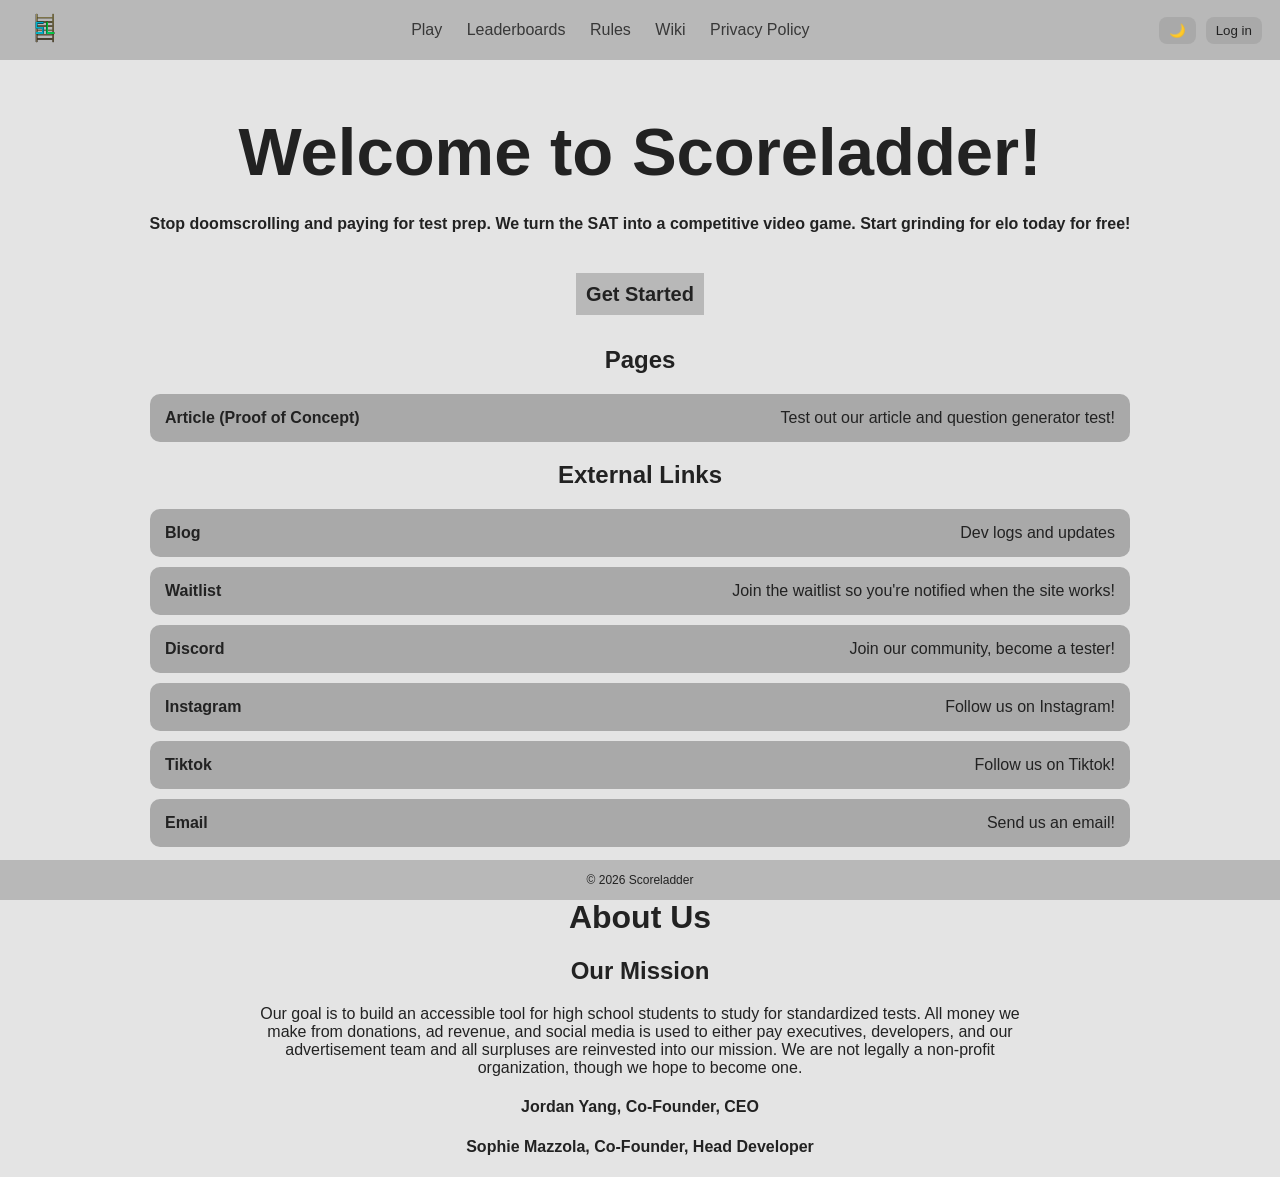
<file: index.html>
<!DOCTYPE html>
<html lang="en">

<head> 
    <meta charset="UTF-8">
    <title>Scoreladder Homepage</title>
    <meta name="viewport" content="width=device-width, initial-scale=1.0">
    <link rel="stylesheet" href="style.css">
    <link rel="stylesheet" href="global.css">
    <script async src="https://pagead2.googlesyndication.com/pagead/js/adsbygoogle.js?client=ca-pub-8954762598549498"
        crossorigin="anonymous"></script>
</head>

<body>
    <div class="center">
        <div class="regular-text bold">
            <h1 id="title">Welcome to Scoreladder!</h1>
            <p id="title-description">
                Stop doomscrolling and paying for test prep. We turn the SAT into a competitive video game. Start
                grinding for elo today for free!
            </p>
            <a href=/signup class="link">Get Started</a>
        </div>

        <div class="container">

            <div class="section">
                <h2>Pages</h2>
                <div id="pages" class="grid"></div>
            </div>
            <div class="section">
                <h2 class="regular-text">External Links</h2>
                <div id="links" class="grid"></div>
            </div>
        </div>
        <h1>About Us</h1>
        <h2>Our Mission</h2>
        <p id="about-us-description">
            Our goal is to build an accessible tool for high school students to study for standardized tests. All money
            we make from donations, ad revenue, and social media is used to either pay executives, developers, and our
            advertisement team and all surpluses are reinvested into our mission. We are not legally a non-profit
            organization, though we hope to become one.
        </p>
        <h4>Jordan Yang, Co-Founder, CEO</h4>
        <h4>Sophie Mazzola, Co-Founder, Head Developer</h4>
        <div>

        </div>
    </div>

    <script>
        /**
         * =========================
         * EASY EDIT CONFIG SECTION
         * =========================
         */

        const pages = [
            { name: "Article (Proof of Concept)", url: "/article", desc: "Test out our article and question generator test!" },
        ];
        const externalLinks = [
            { name: "Blog", url: "https://blog.scoreladder.org", desc: "Dev logs and updates" },
            { name: "Waitlist", url: "https://forms.gle/LAgDeZZH6BArEHzM9", desc: "Join the waitlist so you're notified when the site works!" },
            { name: "Discord", url: "https://discord.com/invite/Zr8s3GnHNv", desc: "Join our community, become a tester!" },
            { name: "Instagram", url: "https://www.instagram.com/scoreladder/", desc: "Follow us on Instagram!" },
            { name: "Tiktok", url: "https://www.tiktok.com/@scoreladder", desc: "Follow us on Tiktok!" },
            { name: "Email", url: "mailto:dev@scoreladder.org", desc: "Send us an email!" }
        ];

        /**
         * =========================
         * RENDER FUNCTION
         * =========================
         */

        function render(list, elementId) {
            const container = document.getElementById(elementId);

            list.forEach(item => {
                const a = document.createElement("a");
                a.className = "card";
                a.href = item.url;

                a.innerHTML = `
                    <div class="bold" id="directory-names"><strong>${item.name}</strong></div>
                    <div class="tag" id="directory-descriptions">${item.desc || ""}</div>
                `;

                container.appendChild(a);
            });
        }

        render(pages, "pages");
        render(externalLinks, "links");
    </script>

    <div id="header"></div>
    <div id="footer"></div>
    <script src="components/layout.js" defer></script>
</body>

</html>
</file>
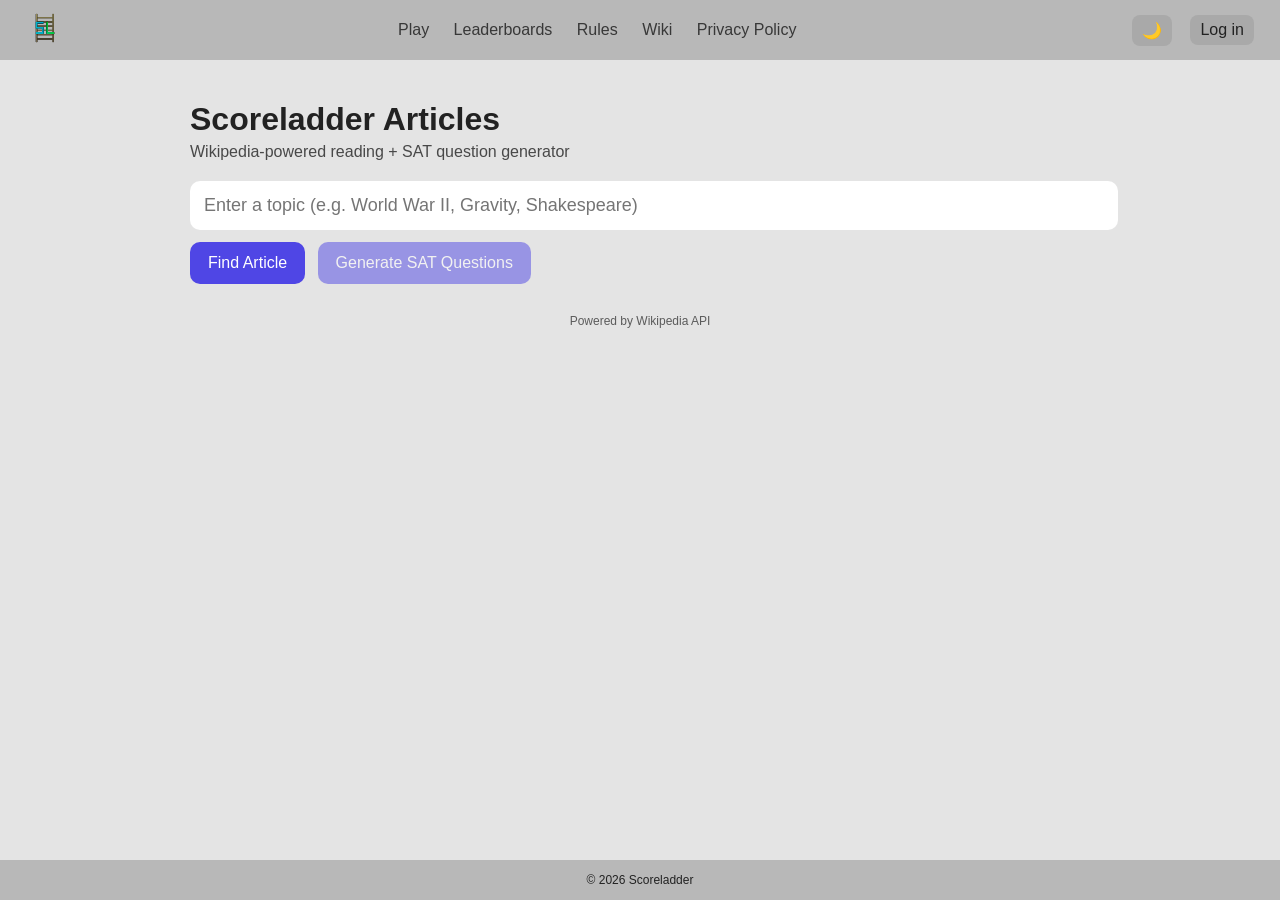
<file: article/index.html>
<!DOCTYPE html>
<html lang="en">
<head>
<meta charset="UTF-8" />
<meta name="viewport" content="width=device-width, initial-scale=1.0">
<title>Scoreladder Articles</title>

<link rel="stylesheet" href="../global.css">
<style>
    :root {
    --base-color: #e4e4e4;
    --primary-color: #b8b8b8;
    --secondary-color: #a9a9a9;
    --text-color: #222222;
}
.darkmode {
    --base-color: #303030;
    --primary-color: #3b3b3b;
    --secondary-color: #5a5a5a;
    --text-color: #e4e4e4;
}

body {
    margin: 0;
    font-family: sans-serif;
    background: var(--base-color);
    color: var(--text-color);
}

.container {
    max-width: 900px;
    margin: auto;
    padding: 20px;
}

h1 {
    margin-bottom: 5px;
}

.subtitle {
    margin-bottom: 20px;
    opacity: 0.8;
}

/* INPUT */
input {
    width: 100%;
    padding: 14px;
    font-size: 18px;
    border-radius: 10px;
    border: none;
    margin-bottom: 12px;
}

/* BUTTONS */
button {
    padding: 12px 18px;
    font-size: 16px;
    border: none;
    border-radius: 10px;
    cursor: pointer;
    background: #4f46e5;
    color: white;
    margin-right: 8px;
}

button:hover {
    background: #6366f1;
}

button:disabled {
    opacity: 0.5;
    cursor: not-allowed;
}

/* CARD */
.card {
    margin-top: 20px;
    padding: 20px;
    background: var(--secondary-color);
    border-radius: 12px;
}

.title {
    font-size: 24px;
    margin-bottom: 10px;
}

.meta {
    font-size: 14px;
    opacity: 0.9;
    margin-bottom: 10px;
}

.abstract {
    line-height: 1.6;
    white-space: pre-wrap;
}

/* QUESTIONS */
.choice {
    margin-top: 8px;
    padding: 10px;
    border-radius: 8px;
    background: var(--secondary-color, 0.1);
}

.answer {
    margin-top: 10px;
    color: #8ab4ff;
}

/* FOOTER */
.footer {
    margin-top: 30px;
    font-size: 12px;
    opacity: 0.7;
    text-align: center;
}
</style>
</head>

<body class="darkmode">

<div class="container">

<h1>Scoreladder Articles</h1>

<div class="subtitle">
    Wikipedia-powered reading + SAT question generator
</div>

<input id="topicInput" placeholder="Enter a topic (e.g. World War II, Gravity, Shakespeare)" />

<div>
    <button id="searchBtn">Find Article</button>
    <button id="aiBtn" disabled>Generate SAT Questions</button>
</div>

<div id="result"></div>
<div id="questions"></div>

<div class="footer">
    Powered by Wikipedia API
</div>

</div>

<script src="script.js"></script>
<script src="../components/layout.js" defer></script>

<div id="header"></div>
<div id="footer"></div>
</body>
</html>
</file>
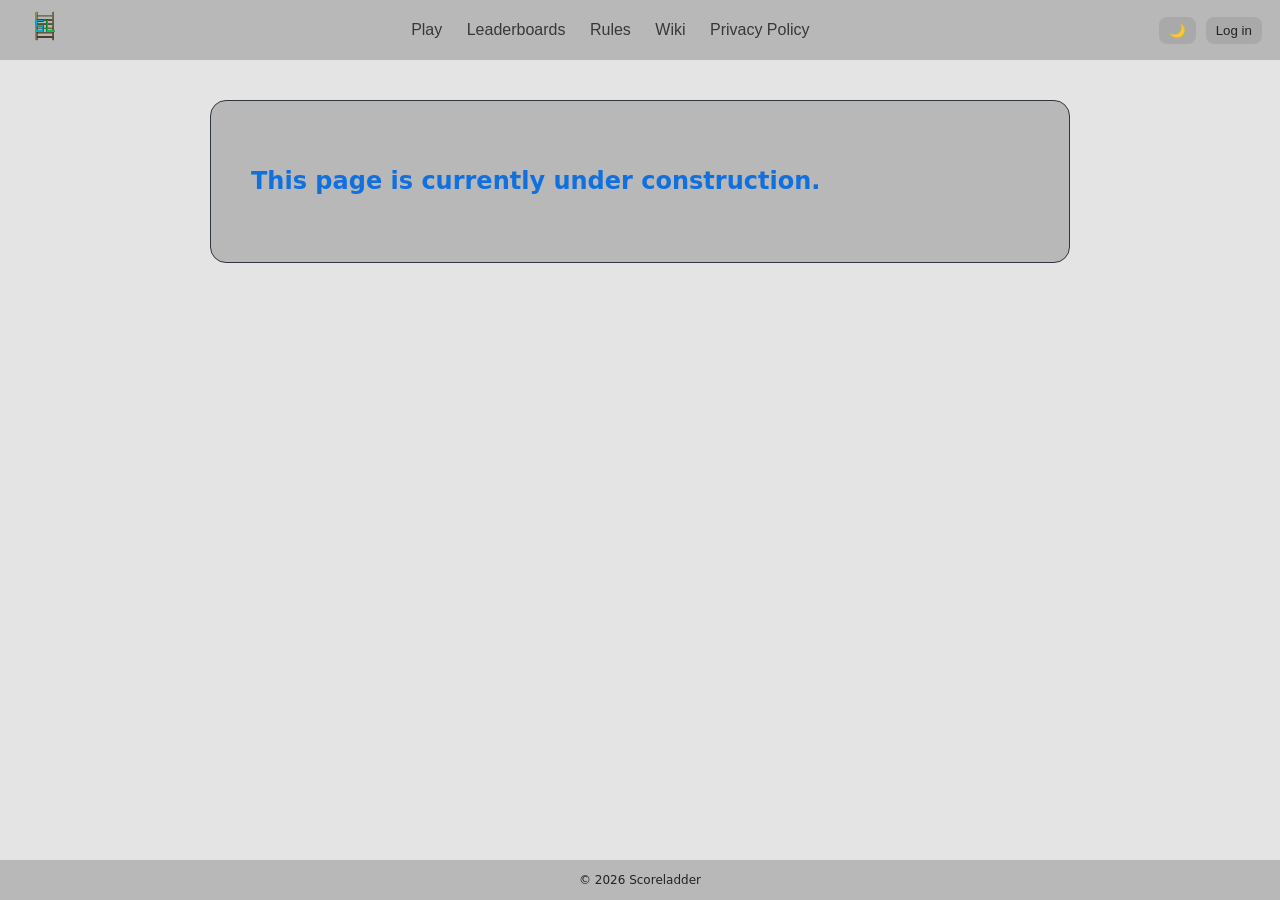
<file: comingsoon/index.html>
<!DOCTYPE html>
<html lang="en">
<head>
<meta charset="UTF-8">
<meta name="viewport" content="width=device-width, initial-scale=1.0">
<title>Scoreladder Privacy Policy</title>
<link rel="stylesheet" href="../global.css">
<style>
:root {
    --bg: #e4e4e4;
    --card: #b8b8b8;
    --border: #30363d;
    --text: #222222;
    --muted: #575757;
    --accent: #1070de;
}
.darkmode {
    --bg: #303030;
    --card: #5a5a5a;
    --border: #3b3b3b;
    --text: #e4e4e4;
    --muted: #a7a7a7;
    --accent: #1070de;
}

* {
    box-sizing: border-box;
}

body {
    margin: 0;
    font-family: Inter, system-ui, sans-serif;
    background: var(--bg);
    color: var(--text);
    line-height: 1.7;
}

.container {
    max-width: 900px;
    margin: 0 auto;
    padding: 40px 20px;
}

.card {
    background: var(--card);
    border: 1px solid var(--border);
    border-radius: 16px;
    padding: 40px;
}

h1 {
    margin-top: 0;
    font-size: 2.5rem;
}

h2 {
    color: var(--accent);
}

p {
    color: var(--text);
}

ul {
    padding-left: 20px;
}

li {
    margin-bottom: 8px;
}

.updated {
    color: var(--muted);
    margin-bottom: 30px;
}

a {
    color: var(--accent);
    text-decoration: none;
}

a:hover {
    text-decoration: underline;
}

.footer {
    padding-top: 20px;
    border-top: 1px solid var(--border);
    color: var(--muted);
}

@media (max-width: 768px) {
    .card {
        padding: 20px;
    }

    h1 {
        font-size: 2rem;
    }
}
</style>
</head>
<body>
<div class="container">
    <div class="card">
      <h2>This page is currently under construction.</h2>
    </div>
</div>


<div id="header"></div>
<div id="footer"></div>
<script src="../components/layout.js" defer></script>


</body>
</html>
</file>
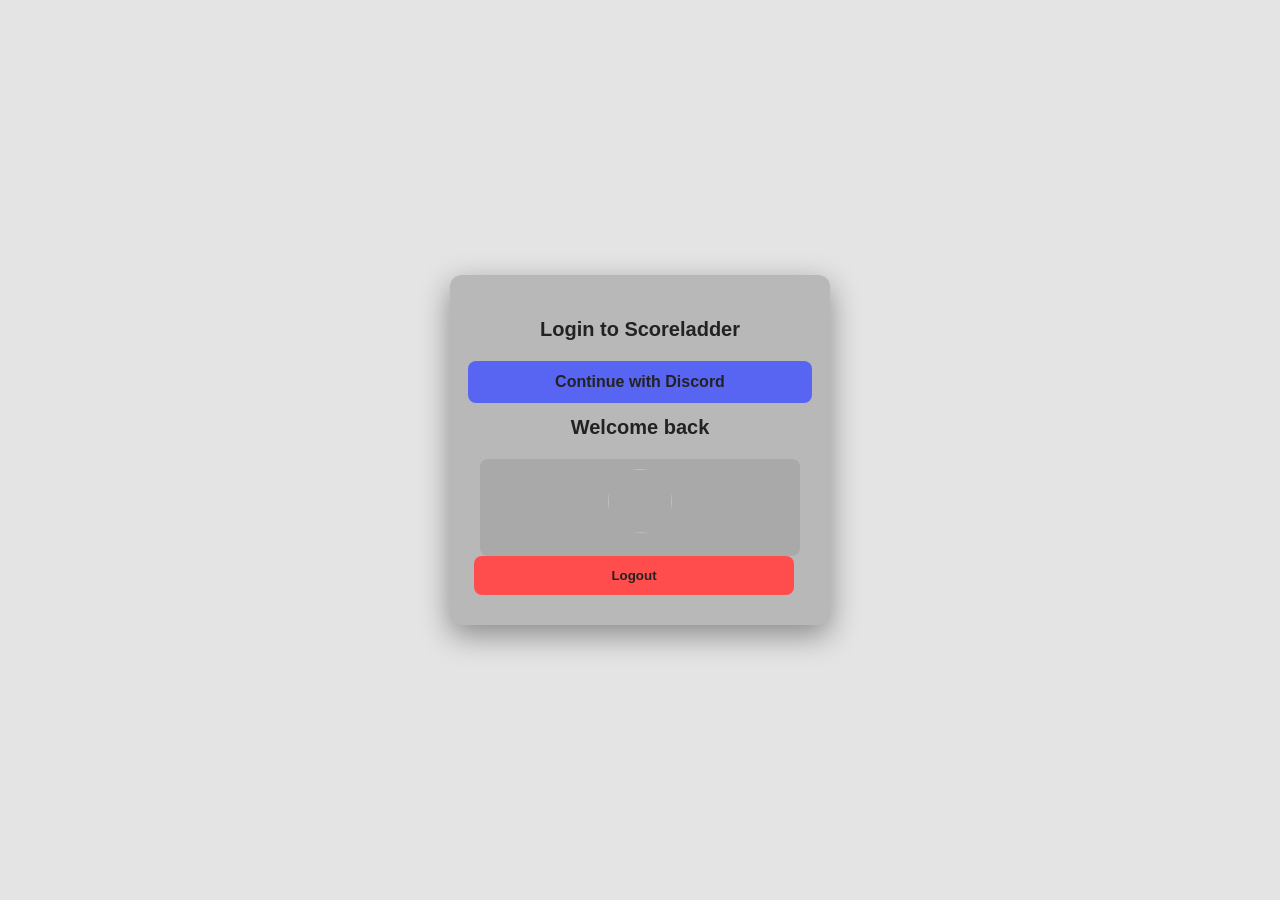
<file: login/index.html>
<!DOCTYPE html>
<html lang="en">
<head>
  <link rel="stylesheet" href="https://www.scoreladder.org/global.css">
  <meta charset="UTF-8" />
  <meta name="viewport" content="width=device-width, initial-scale=1.0"/>
  <title>Scoreladder Login</title>

  <style>
    :root {
    --base-color: #e4e4e4;
    --primary-color: #b8b8b8;
    --secondary-color: #a9a9a9;
    --text-color: #222222;
}
.darkmode {
    --base-color: #303030;
    --primary-color: #3b3b3b;
    --secondary-color: #5a5a5a;
    --text-color: #e4e4e4;
}
    body {
      margin: 0;
      font-family: Arial, sans-serif;
      background: var(--base-color);
      color: var(--text-color);
      display: flex;
      justify-content: center;
      align-items: center;
      height: 100vh;
    }

    .card {
      background: var(--primary-color);
      padding: 30px;
      border-radius: 12px;
      width: 320px;
      text-align: center;
      box-shadow: 0 10px 30px rgba(0,0,0,0.4);
    }

    h1 {
      font-size: 20px;
      margin-bottom: 20px;
    }

    button, a.button {
      display: inline-block;
      width: 100%;
      padding: 12px;
      margin-left: -12px;
      border: none;
      border-radius: 8px;
      cursor: pointer;
      font-weight: bold;
      text-decoration: none;
      text-align: center;
    }

    .discord {
      background: #5865F2;
      color: var(--text-color);
    }

    .logout {
      background: #ff4d4d;
      color: var(--text-color);
    }

    .user-box {
      margin-top: 15px;
      padding: 10px;
      background: var(--secondary-color);
      border-radius: 8px;
      font-size: 14px;
    }

    img.avatar {
      width: 64px;
      height: 64px;
      border-radius: 50%;
      margin-bottom: 10px;
    }
  </style>
</head>

<body>
  <div class="card">

    <!-- NOT LOGGED IN -->
    <div id="loginSection">
      <h1>Login to Scoreladder</h1>

      <a class="button discord"
         href="https://discord.com/oauth2/authorize?client_id=1511967100485238955&response_type=code&redirect_uri=https%3A%2F%2Fauth.scoreladder.org%2Fauth%2Fdiscord%2Fcallback&scope=identify%20email">
        Continue with Discord
      </a>
    </div>

    <!-- LOGGED IN -->
    <div id="userSection" class="hidden">
      <h1>Welcome back</h1>

      <div class="user-box">
        <img id="avatar" class="avatar" />
        <div id="username"></div>
        <div id="email"></div>
      </div>

      <button class="logout" onclick="logout()">Logout</button>
    </div>

  </div>

  <script>
    const API = "https://auth.scoreladder.org";

    async function loadUser() {
      try {
        const res = await fetch(`${API}/me`, {
          credentials: "include"
        });

        if (!res.ok) return;

        const user = await res.json();

        document.getElementById("loginSection").classList.add("hidden");
        document.getElementById("userSection").classList.remove("hidden");

        document.getElementById("username").innerText =
          user.display_name || user.username;

        document.getElementById("email").innerText =
          user.email || "";

        document.getElementById("avatar").src =
          user.avatar
            ? `https://cdn.discordapp.com/avatars/${user.id.replace("discord_", "")}/${user.avatar}.png`
            : "https://cdn.discordapp.com/embed/avatars/0.png";

      } catch (e) {
        console.log("Not logged in");
      }
    }

    async function logout() {
      await fetch(`${API}/logout`, {
        credentials: "include"
      });

      location.reload();
    }

    loadUser();
  </script>
<script src="https://www.scoreladder.org/components/layout.js" defer></script>

<div id="header"></div>
<div id="footer"></div>
</body>
</html>
</file>
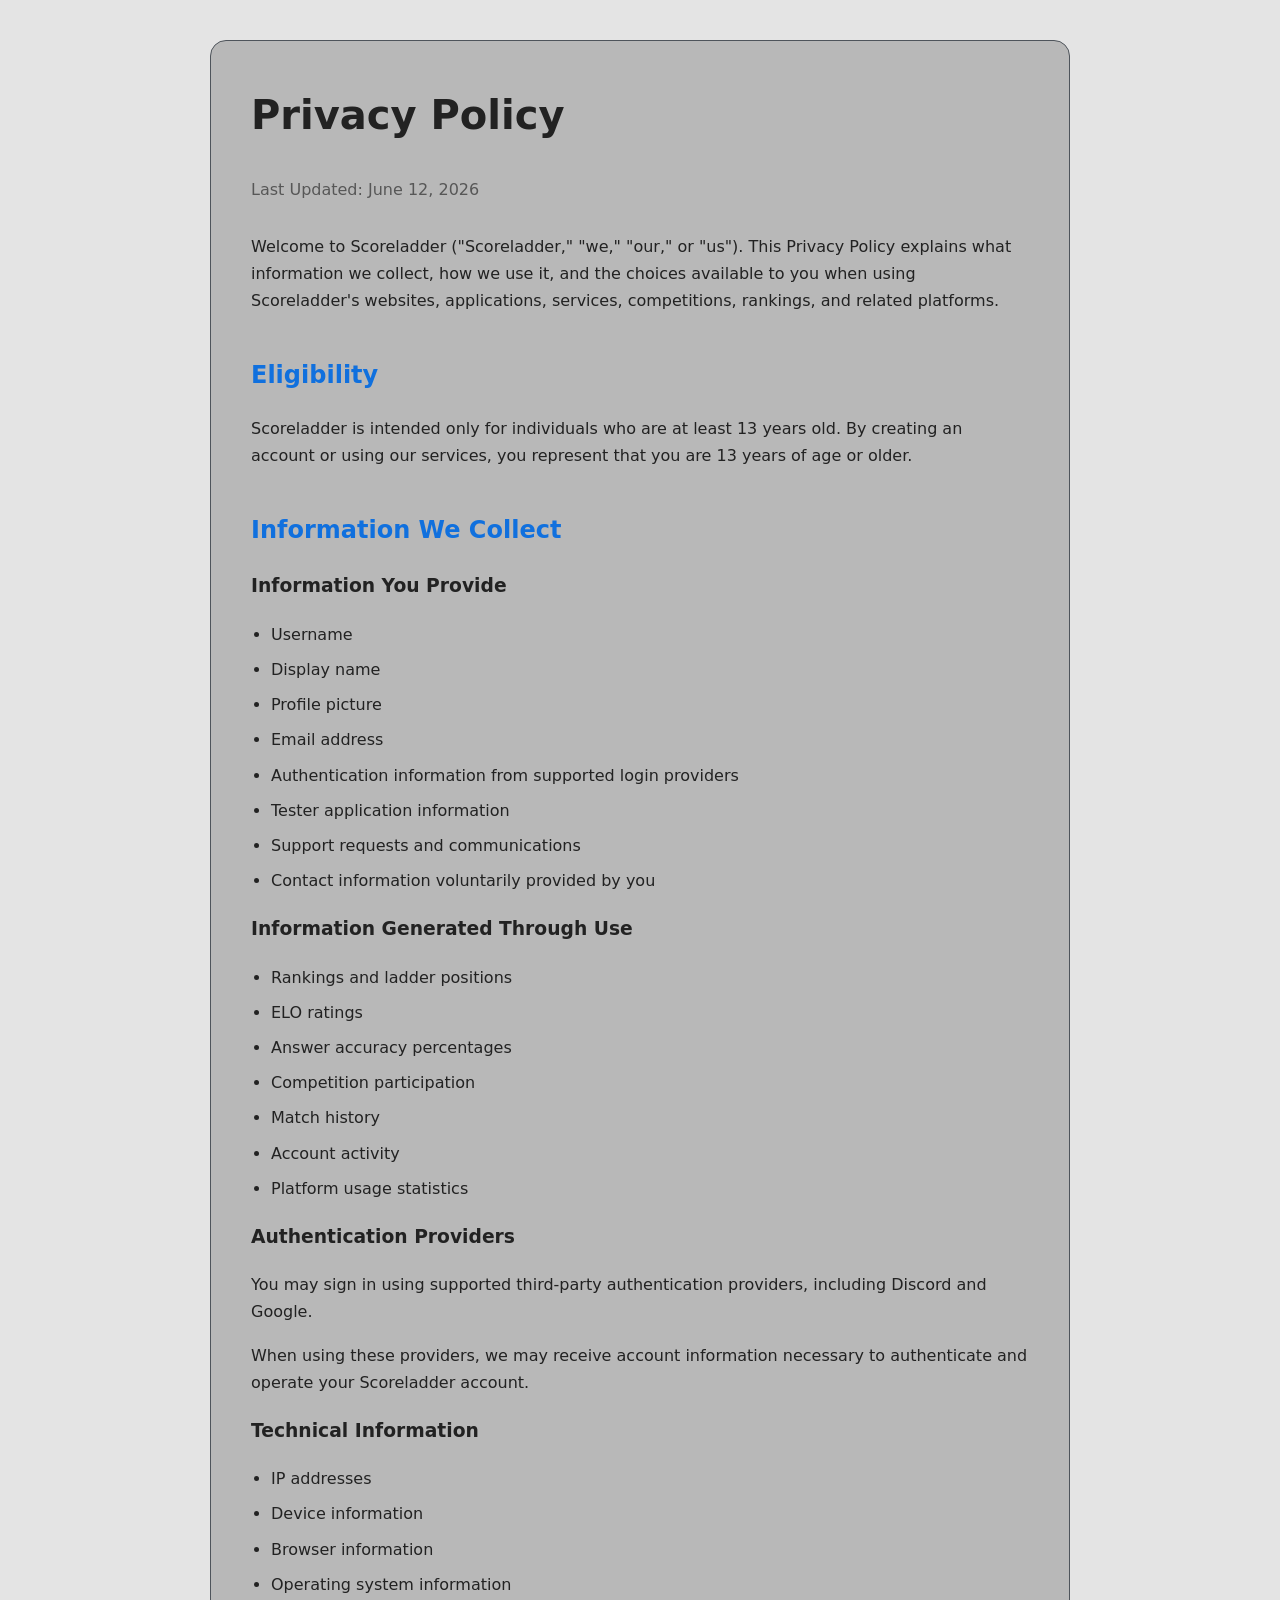
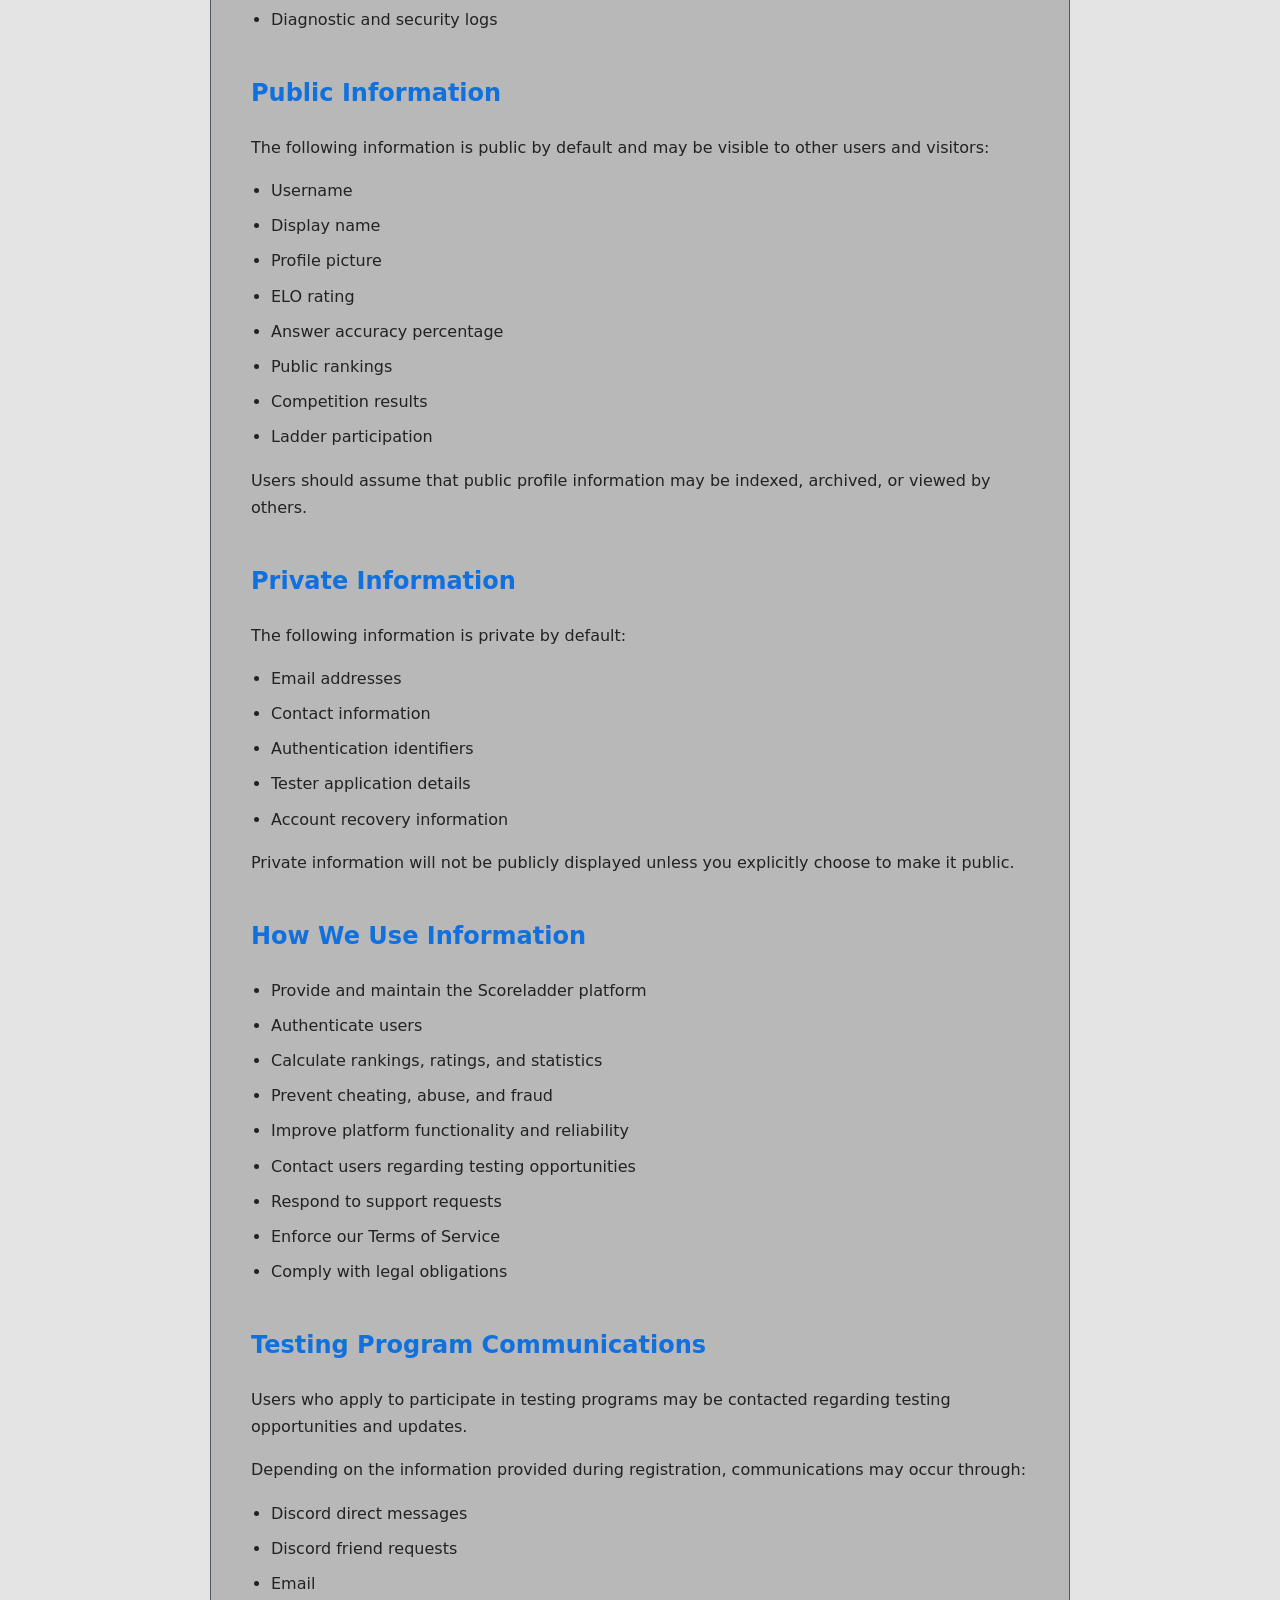
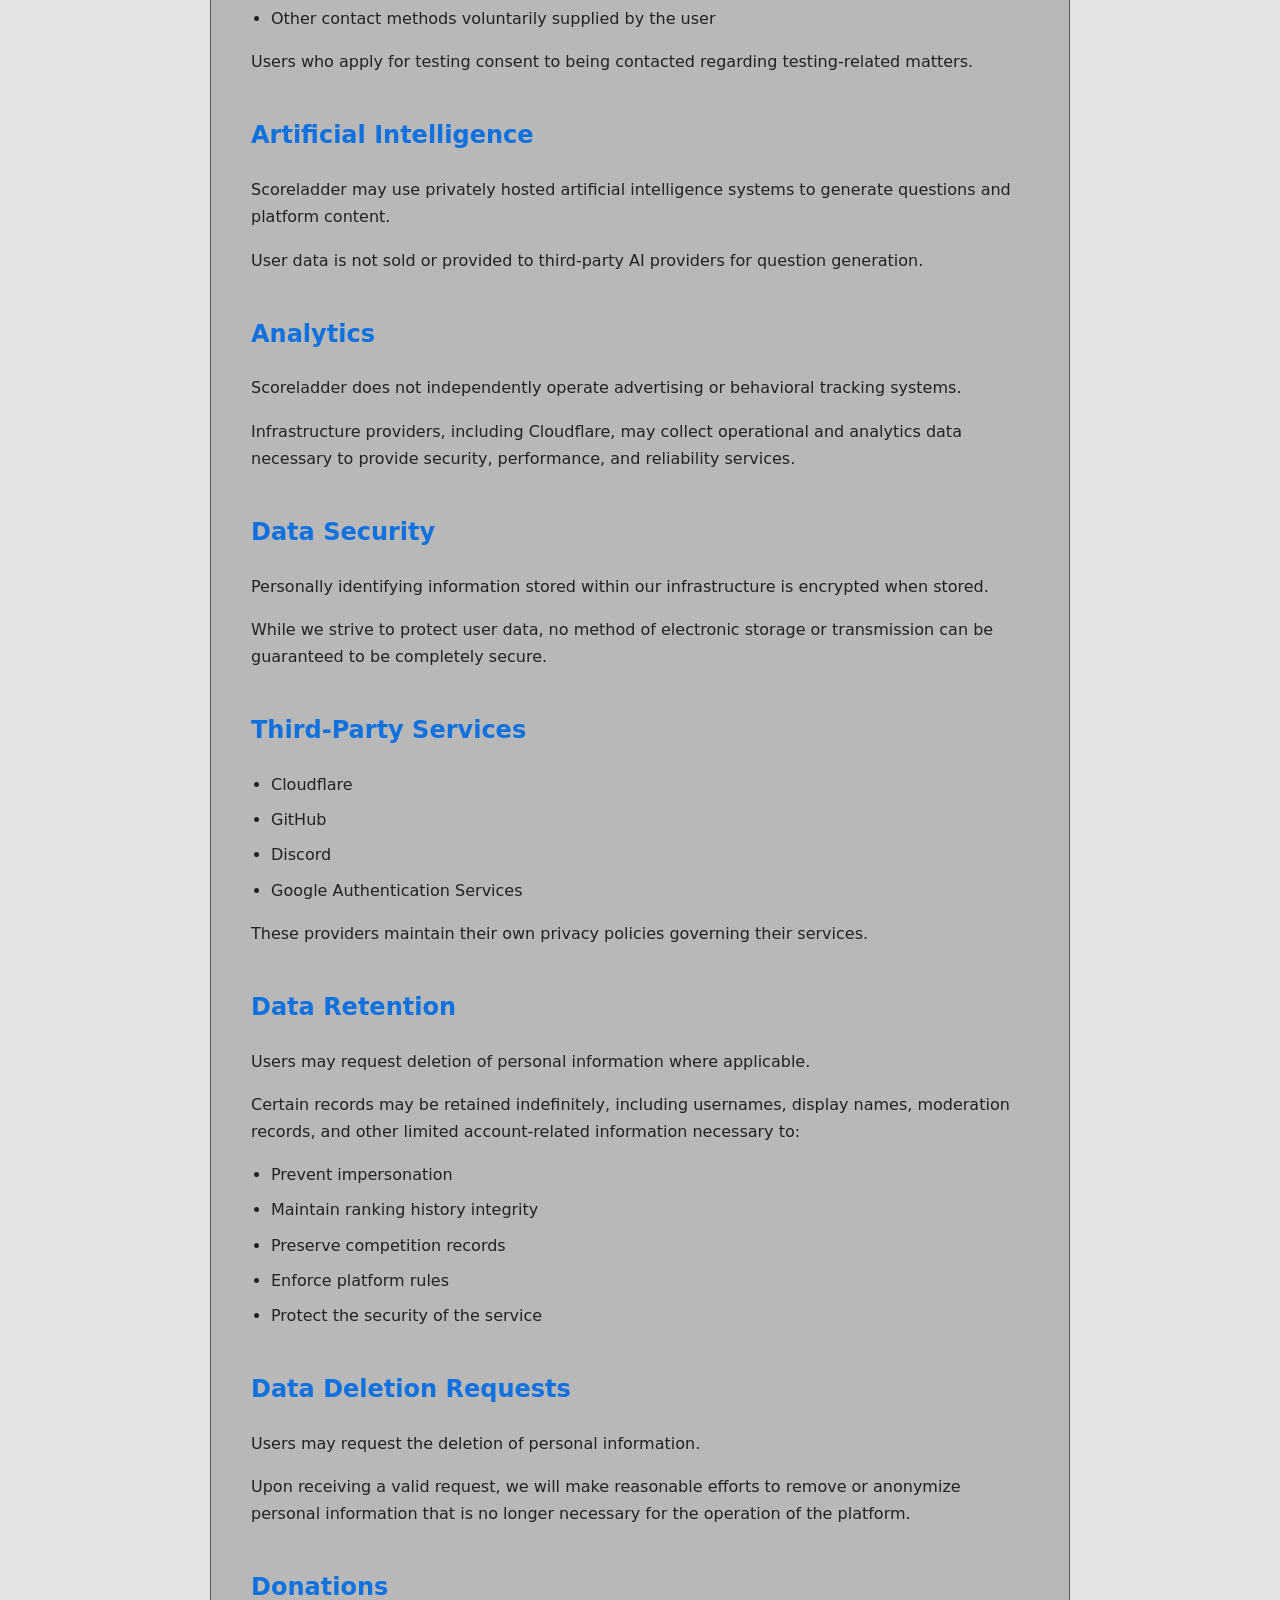
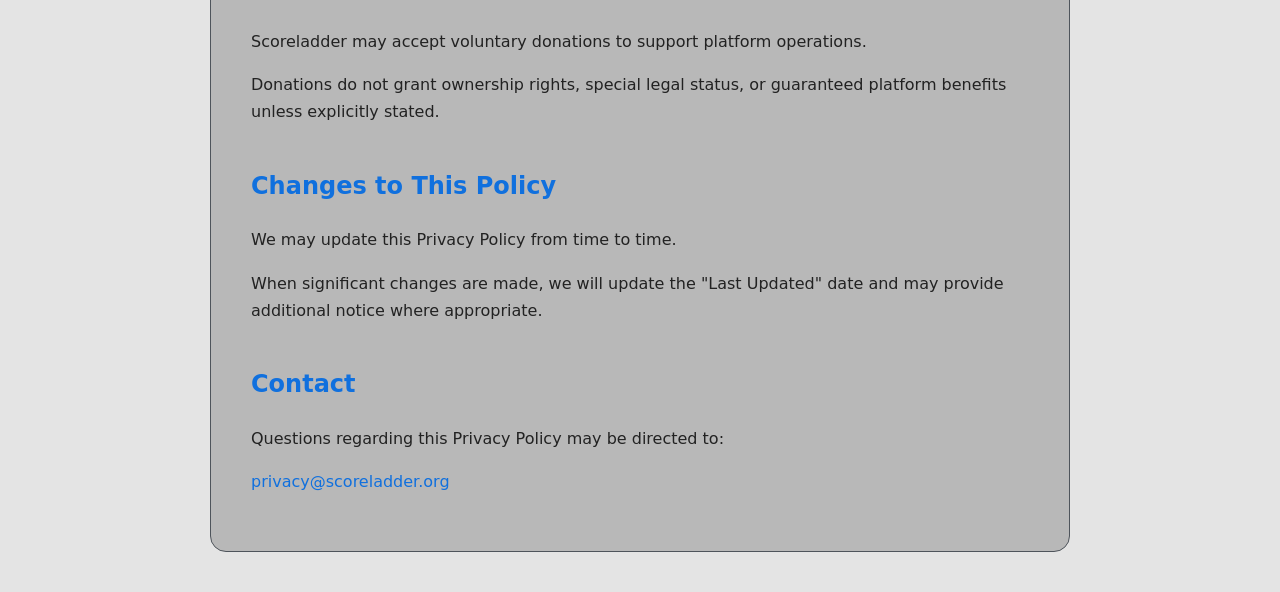
<file: privacy/index.html>
<!DOCTYPE html>
<html lang="en">
<head>
<meta charset="UTF-8">
<meta name="viewport" content="width=device-width, initial-scale=1.0">
<title>Scoreladder Privacy Policy</title>
<link rel="stylesheet" href="https://www.scoreladder.org/global.css">
<style>
:root {
    --bg: #e4e4e4;
    --card: #b8b8b8;
    --border: #4e545b;
    --text: #222222;
    --muted: #575757;
    --accent: #1070de;
}
.darkmode {
    --bg: #303030;
    --card: #5a5a5a;
    --border: #3b3b3b;
    --text: #e4e4e4;
    --muted: #a7a7a7;
    --accent: #1070de;
}

* {
    box-sizing: border-box;
}

body {
    margin: 0;
    font-family: Inter, system-ui, sans-serif;
    background: var(--bg);
    color: var(--text);
    line-height: 1.7;
}

.container {
    max-width: 900px;
    margin: 0 auto;
    padding: 40px 20px;
}

.card {
    background: var(--card);
    border: 1px solid var(--border);
    border-radius: 16px;
    padding: 40px;
}

h1 {
    margin-top: 0;
    font-size: 2.5rem;
}

h2 {
    margin-top: 40px;
    color: var(--accent);
}

p {
    color: var(--text);
}

ul {
    padding-left: 20px;
}

li {
    margin-bottom: 8px;
}

.updated {
    color: var(--muted);
    margin-bottom: 30px;
}

a {
    color: var(--accent);
    text-decoration: none;
}

a:hover {
    text-decoration: underline;
}

.footer {
    margin-top: 50px;
    padding-top: 20px;
    border-top: 1px solid var(--border);
    color: var(--muted);
}

@media (max-width: 768px) {
    .card {
        padding: 25px;
    }

    h1 {
        font-size: 2rem;
    }
}
</style>
</head>
<body>

<div class="container">
    <div class="card">

        <h1>Privacy Policy</h1>

        <p class="updated">
            Last Updated: June 12, 2026
        </p>

        <p>
            Welcome to Scoreladder ("Scoreladder," "we," "our," or "us"). This Privacy Policy explains what information we collect, how we use it, and the choices available to you when using Scoreladder's websites, applications, services, competitions, rankings, and related platforms.
        </p>

        <h2>Eligibility</h2>

        <p>
            Scoreladder is intended only for individuals who are at least 13 years old. By creating an account or using our services, you represent that you are 13 years of age or older.
        </p>

        <h2>Information We Collect</h2>

        <h3>Information You Provide</h3>

        <ul>
            <li>Username</li>
            <li>Display name</li>
            <li>Profile picture</li>
            <li>Email address</li>
            <li>Authentication information from supported login providers</li>
            <li>Tester application information</li>
            <li>Support requests and communications</li>
            <li>Contact information voluntarily provided by you</li>
        </ul>

        <h3>Information Generated Through Use</h3>

        <ul>
            <li>Rankings and ladder positions</li>
            <li>ELO ratings</li>
            <li>Answer accuracy percentages</li>
            <li>Competition participation</li>
            <li>Match history</li>
            <li>Account activity</li>
            <li>Platform usage statistics</li>
        </ul>

        <h3>Authentication Providers</h3>

        <p>
            You may sign in using supported third-party authentication providers, including Discord and Google.
        </p>

        <p>
            When using these providers, we may receive account information necessary to authenticate and operate your Scoreladder account.
        </p>

        <h3>Technical Information</h3>

        <ul>
            <li>IP addresses</li>
            <li>Device information</li>
            <li>Browser information</li>
            <li>Operating system information</li>
            <li>Diagnostic and security logs</li>
        </ul>

        <h2>Public Information</h2>

        <p>
            The following information is public by default and may be visible to other users and visitors:
        </p>

        <ul>
            <li>Username</li>
            <li>Display name</li>
            <li>Profile picture</li>
            <li>ELO rating</li>
            <li>Answer accuracy percentage</li>
            <li>Public rankings</li>
            <li>Competition results</li>
            <li>Ladder participation</li>
        </ul>

        <p>
            Users should assume that public profile information may be indexed, archived, or viewed by others.
        </p>

        <h2>Private Information</h2>

        <p>
            The following information is private by default:
        </p>

        <ul>
            <li>Email addresses</li>
            <li>Contact information</li>
            <li>Authentication identifiers</li>
            <li>Tester application details</li>
            <li>Account recovery information</li>
        </ul>

        <p>
            Private information will not be publicly displayed unless you explicitly choose to make it public.
        </p>

        <h2>How We Use Information</h2>

        <ul>
            <li>Provide and maintain the Scoreladder platform</li>
            <li>Authenticate users</li>
            <li>Calculate rankings, ratings, and statistics</li>
            <li>Prevent cheating, abuse, and fraud</li>
            <li>Improve platform functionality and reliability</li>
            <li>Contact users regarding testing opportunities</li>
            <li>Respond to support requests</li>
            <li>Enforce our Terms of Service</li>
            <li>Comply with legal obligations</li>
        </ul>

        <h2>Testing Program Communications</h2>

        <p>
            Users who apply to participate in testing programs may be contacted regarding testing opportunities and updates.
        </p>

        <p>
            Depending on the information provided during registration, communications may occur through:
        </p>

        <ul>
            <li>Discord direct messages</li>
            <li>Discord friend requests</li>
            <li>Email</li>
            <li>Other contact methods voluntarily supplied by the user</li>
        </ul>

        <p>
            Users who apply for testing consent to being contacted regarding testing-related matters.
        </p>

        <h2>Artificial Intelligence</h2>

        <p>
            Scoreladder may use privately hosted artificial intelligence systems to generate questions and platform content.
        </p>

        <p>
            User data is not sold or provided to third-party AI providers for question generation.
        </p>

        <h2>Analytics</h2>

        <p>
            Scoreladder does not independently operate advertising or behavioral tracking systems.
        </p>

        <p>
            Infrastructure providers, including Cloudflare, may collect operational and analytics data necessary to provide security, performance, and reliability services.
        </p>

        <h2>Data Security</h2>

        <p>
            Personally identifying information stored within our infrastructure is encrypted when stored.
        </p>

        <p>
            While we strive to protect user data, no method of electronic storage or transmission can be guaranteed to be completely secure.
        </p>

        <h2>Third-Party Services</h2>

        <ul>
            <li>Cloudflare</li>
            <li>GitHub</li>
            <li>Discord</li>
            <li>Google Authentication Services</li>
        </ul>

        <p>
            These providers maintain their own privacy policies governing their services.
        </p>

        <h2>Data Retention</h2>

        <p>
            Users may request deletion of personal information where applicable.
        </p>

        <p>
            Certain records may be retained indefinitely, including usernames, display names, moderation records, and other limited account-related information necessary to:
        </p>

        <ul>
            <li>Prevent impersonation</li>
            <li>Maintain ranking history integrity</li>
            <li>Preserve competition records</li>
            <li>Enforce platform rules</li>
            <li>Protect the security of the service</li>
        </ul>

        <h2>Data Deletion Requests</h2>

        <p>
            Users may request the deletion of personal information.
        </p>

        <p>
            Upon receiving a valid request, we will make reasonable efforts to remove or anonymize personal information that is no longer necessary for the operation of the platform.
        </p>

        <h2>Donations</h2>

        <p>
            Scoreladder may accept voluntary donations to support platform operations.
        </p>

        <p>
            Donations do not grant ownership rights, special legal status, or guaranteed platform benefits unless explicitly stated.
        </p>

        <h2>Changes to This Policy</h2>

        <p>
            We may update this Privacy Policy from time to time.
        </p>

        <p>
            When significant changes are made, we will update the "Last Updated" date and may provide additional notice where appropriate.
        </p>

        <h2>Contact</h2>

        <p>
            Questions regarding this Privacy Policy may be directed to:
        </p>

        <p>
            <a href="mailto:privacy@scoreladder.org">privacy@scoreladder.org</a>
        </p>
    </div>
</div>

<script src="https://www.scoreladder.org/components/layout.js" defer></script>

<div id="header"></div>
<div id="footer"></div>

</body>
</html>
</file>
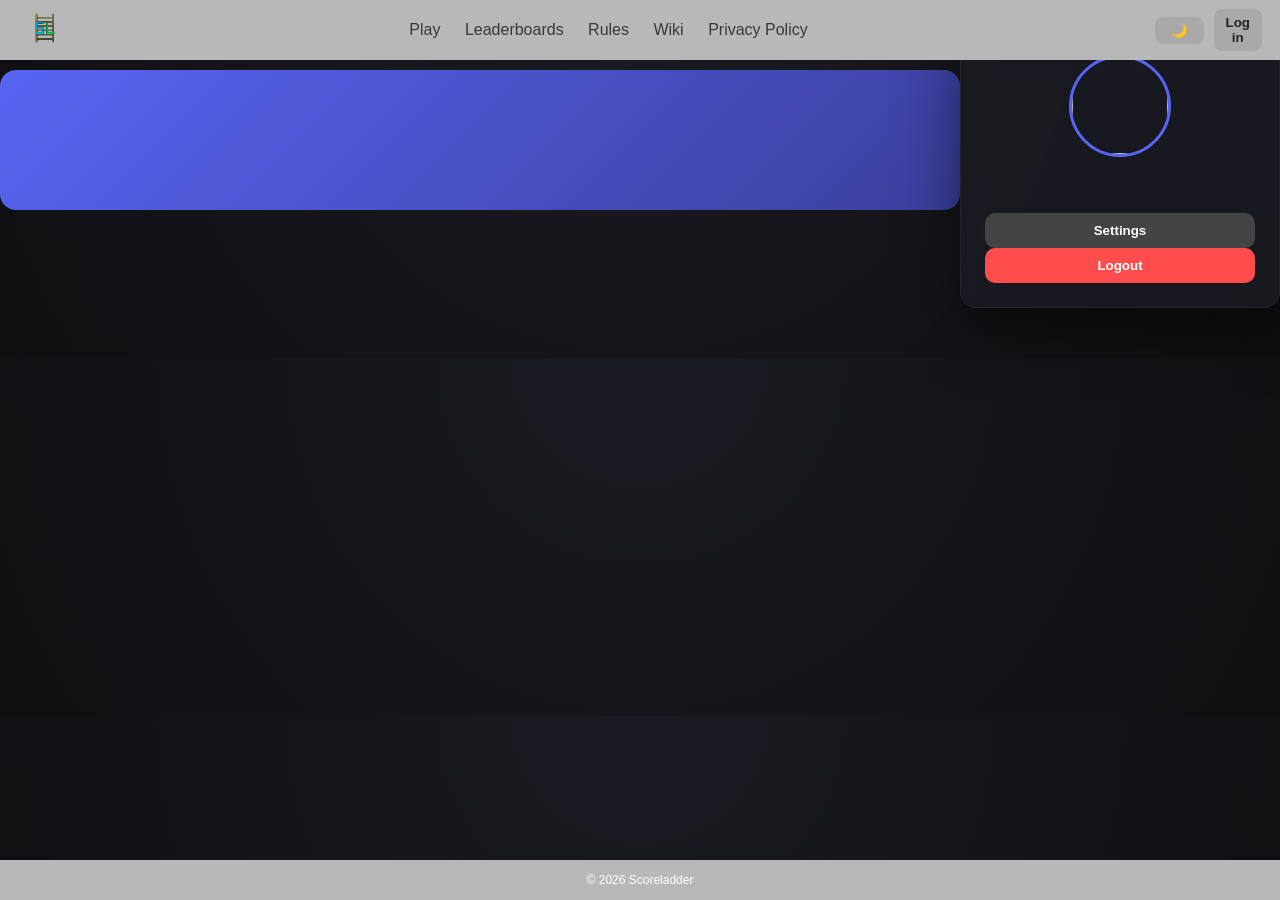
<file: profile/index.html>
<!DOCTYPE html>
<html>
<head>
  <title>Profile</title>

  <link rel="stylesheet" href="../global.css">

  <style>
    :root {
    --bg: #e4e4e4;
    --card: #b8b8b8;
    --border: #30363d;
    --text: #222222;
    --muted: #575757;
    --accent: #1070de;
    }

    .darkmode {
        --bg: #303030;
        --card: #5a5a5a;
        --border: #3b3b3b;
        --text: #e4e4e4;
        --muted: #a7a7a7;
        --accent: #1070de;
    }

    .banner {
      width: 100%;
      height: 140px;
      background: linear-gradient(135deg, #5865F2, #3b3f9c);
      border-radius: 16px;
      margin-bottom: -60px;
    }
    
    .profile-card {
      margin-top: -40px;
    }
    
    .bio {
      font-size: 13px;
      opacity: 0.8;
      margin: 10px 0;
    }
    
    .socials {
      display: flex;
      flex-wrap: wrap;
      gap: 6px;
      justify-content: center;
      margin-top: 10px;
    }
    
    .socials a {
      font-size: 12px;
      padding: 6px 10px;
      border-radius: 8px;
      background: rgba(255,255,255,0.06);
      color: white;
      text-decoration: none;
    }
    body {
      margin: 0;
      font-family: Arial, sans-serif;
      background: radial-gradient(circle at top, #1a1a22, #0f0f12);
      color: white;
      padding-top: 70px;
      padding-bottom: 50px;
      display: flex;
      justify-content: center;
    }

    .profile-card {
      width: 360px;
      background: rgba(26, 26, 34, 0.9);
      border: 1px solid rgba(255,255,255,0.05);
      border-radius: 16px;
      padding: 24px;
      box-shadow: 0 20px 60px rgba(0,0,0,0.5);
      backdrop-filter: blur(10px);
      text-align: center;
    }

    .avatar {
      width: 96px;
      height: 96px;
      border-radius: 50%;
      border: 3px solid #5865F2;
      margin-bottom: 12px;
    }

    .name {
      font-size: 20px;
      font-weight: bold;
      margin: 0;
    }

    .id {
      font-size: 12px;
      opacity: 0.6;
      margin-bottom: 20px;
    }

    .stats {
      display: grid;
      grid-template-columns: 1fr 1fr;
      gap: 10px;
      margin: 20px 0;
    }

    .stat {
      background: rgba(255,255,255,0.05);
      padding: 10px;
      border-radius: 10px;
      font-size: 12px;
    }

    .stat b {
      display: block;
      font-size: 14px;
      margin-top: 4px;
    }

    .buttons {
      display: flex;
      flex-direction: column;
      gap: 10px;
      margin-top: 10px;
    }

    button {
      width: 100%;
      padding: 10px;
      border: none;
      border-radius: 10px;
      cursor: pointer;
      font-weight: bold;
      transition: 0.15s;
    }

    .settings {
      background: #444;
      color: white;
    }

    .settings:hover {
      background: #555;
    }

    .logout {
      background: #ff4d4d;
      color: white;
    }

    .logout:hover {
      background: #ff2f2f;
    }
  </style>
</head>

<body>

<div class="banner" id="banner"></div>

<div class="profile-card">
  <img id="avatar" class="avatar" />

  <h2 id="name"></h2>
  <p id="id"></p>

  <p id="bio" class="bio"></p>

  <div class="stats" id="stats"></div>

  <div class="socials" id="socials"></div>

  <button class="settings" onclick="goSettings()">Settings</button>
  <button class="logout" onclick="logout()">Logout</button>
</div>

</div>

<script>
  async function load() {
  const res = await fetch("https://auth.scoreladder.org/me", { credentials: "include" });

  if (!res.ok) {
    location.href = "/";
    return;
  }

  const user = await res.json();

  document.getElementById("name").innerText =
    user.display_name || user.username;

  document.getElementById("id").innerText = user.id;

  document.getElementById("avatar").src =
    user.avatar
      ? `https://cdn.discordapp.com/avatars/${user.id.replace("discord_", "")}/${user.avatar}.png`
      : "https://cdn.discordapp.com/embed/avatars/0.png";

  renderProfile(user)
}

function renderProfile(user) {
  document.getElementById("name").innerText =
    user.display_name || user.username;

  document.getElementById("id").innerText = user.id;

  document.getElementById("bio").innerText =
    user.profile.bio || "No bio yet.";

  // Banner
  document.getElementById("banner").style.background =
    user.profile.banner
      ? `url(${user.profile.banner}) center/cover`
      : "linear-gradient(135deg, #5865F2, #3b3f9c)";

  // Avatar
  const discordId = user.id.replace("discord_", "");
  document.getElementById("avatar").src =
    user.avatar
      ? `https://cdn.discordapp.com/avatars/${discordId}/${user.avatar}.png`
      : "https://cdn.discordapp.com/embed/avatars/0.png";

  // Stats
  document.getElementById("stats").innerHTML = `
    <div class="stat">Level<b>${user.stats.level}</b></div>
    <div class="stat">Elo<b>${user.stats.elo}</b></div>
    <div class="stat">Wins<b>${user.stats.wins}</b></div>
    <div class="stat">Losses<b>${user.stats.losses}</b></div>
  `;

  // Socials
  const socials = [];

  if (user.profile.twitter)
    socials.push(`<a href="${user.profile.twitter}">Twitter</a>`);

  if (user.profile.instagram)
    socials.push(`<a href="${user.profile.instagram}">Instagram</a>`);

  if (user.profile.youtube)
    socials.push(`<a href="${user.profile.youtube}">YouTube</a>`);

  if (user.profile.website)
    socials.push(`<a href="${user.profile.website}">Website</a>`);

  document.getElementById("socials").innerHTML = socials.join("");
}

function goSettings() {
  location.href = "/settings";
}

async function logout() {
  await fetch("https://auth.scoreladder.org/logout", { credentials: "include" });
  location.href = "/";
}

load();
</script>

<script src="../components/layout.js"></script>

<div id="header"></div>
<div id="footer"></div>

</body>
</html>
</file>
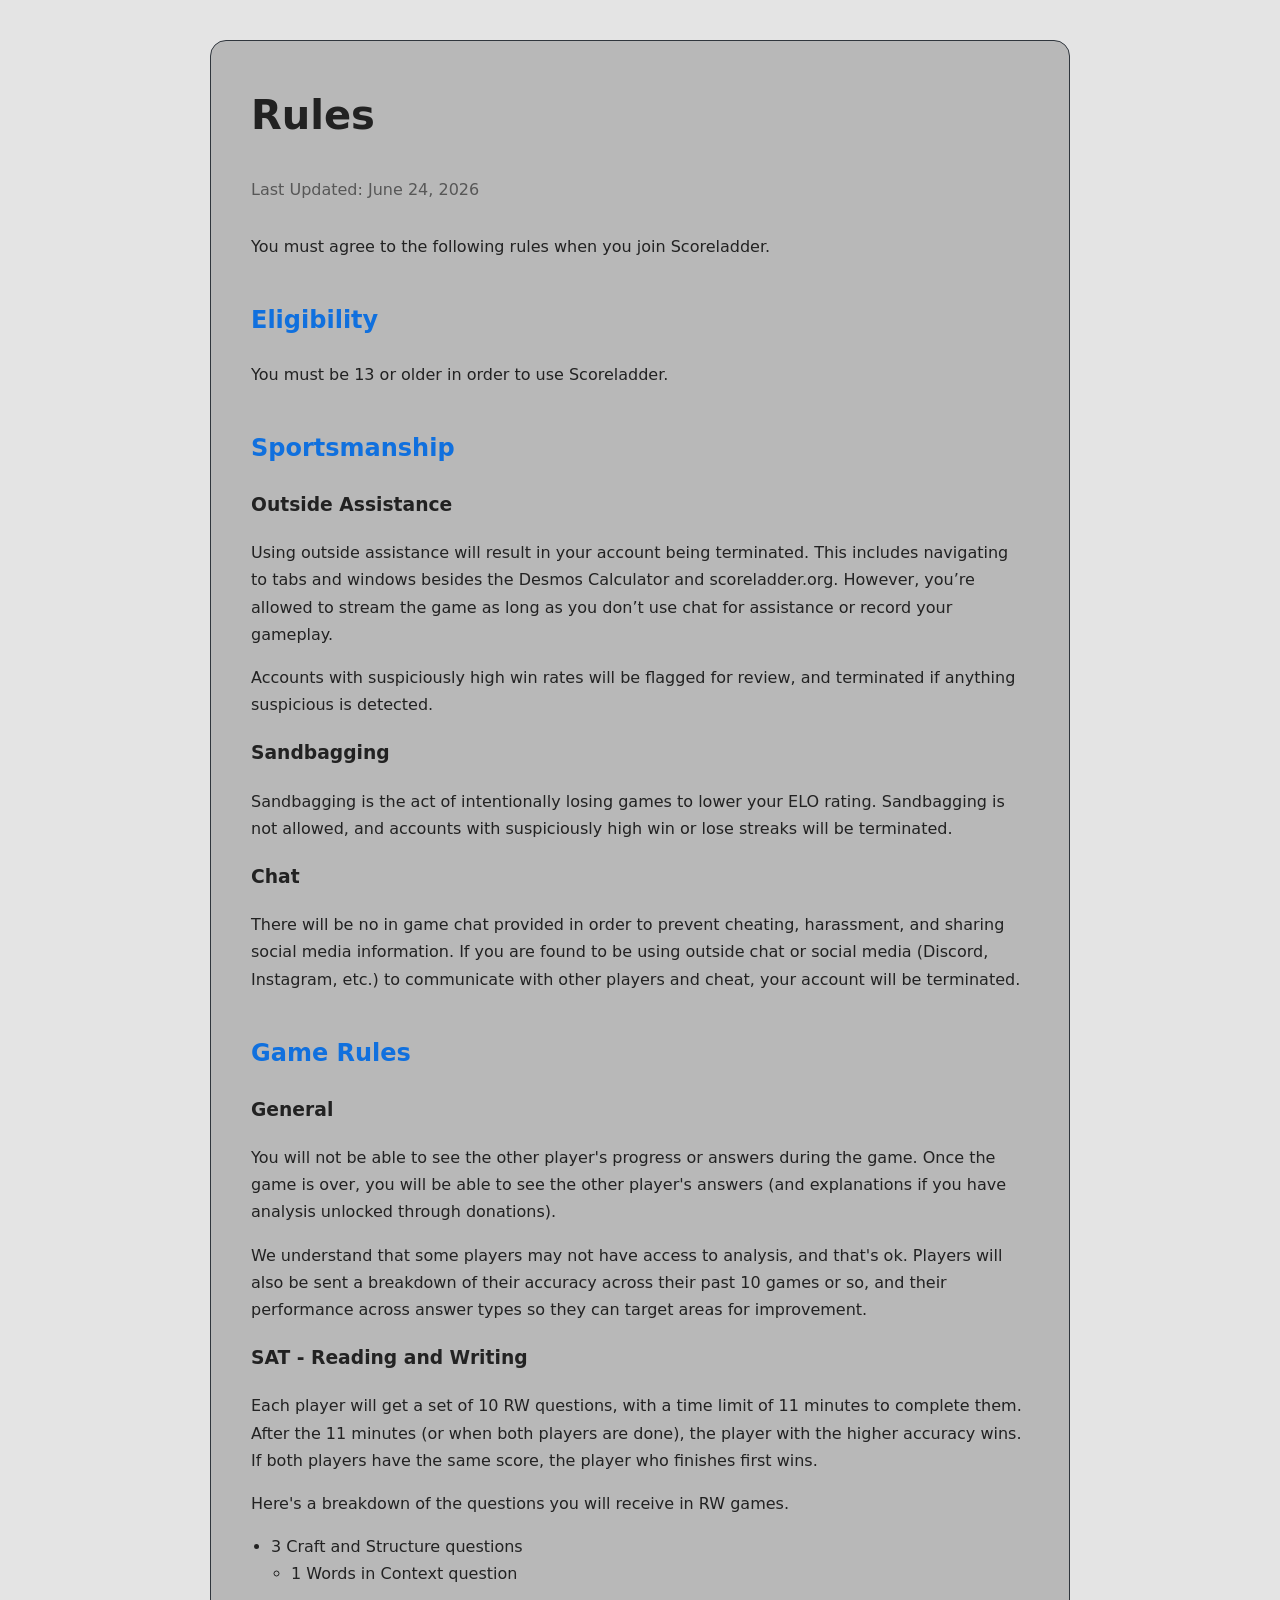
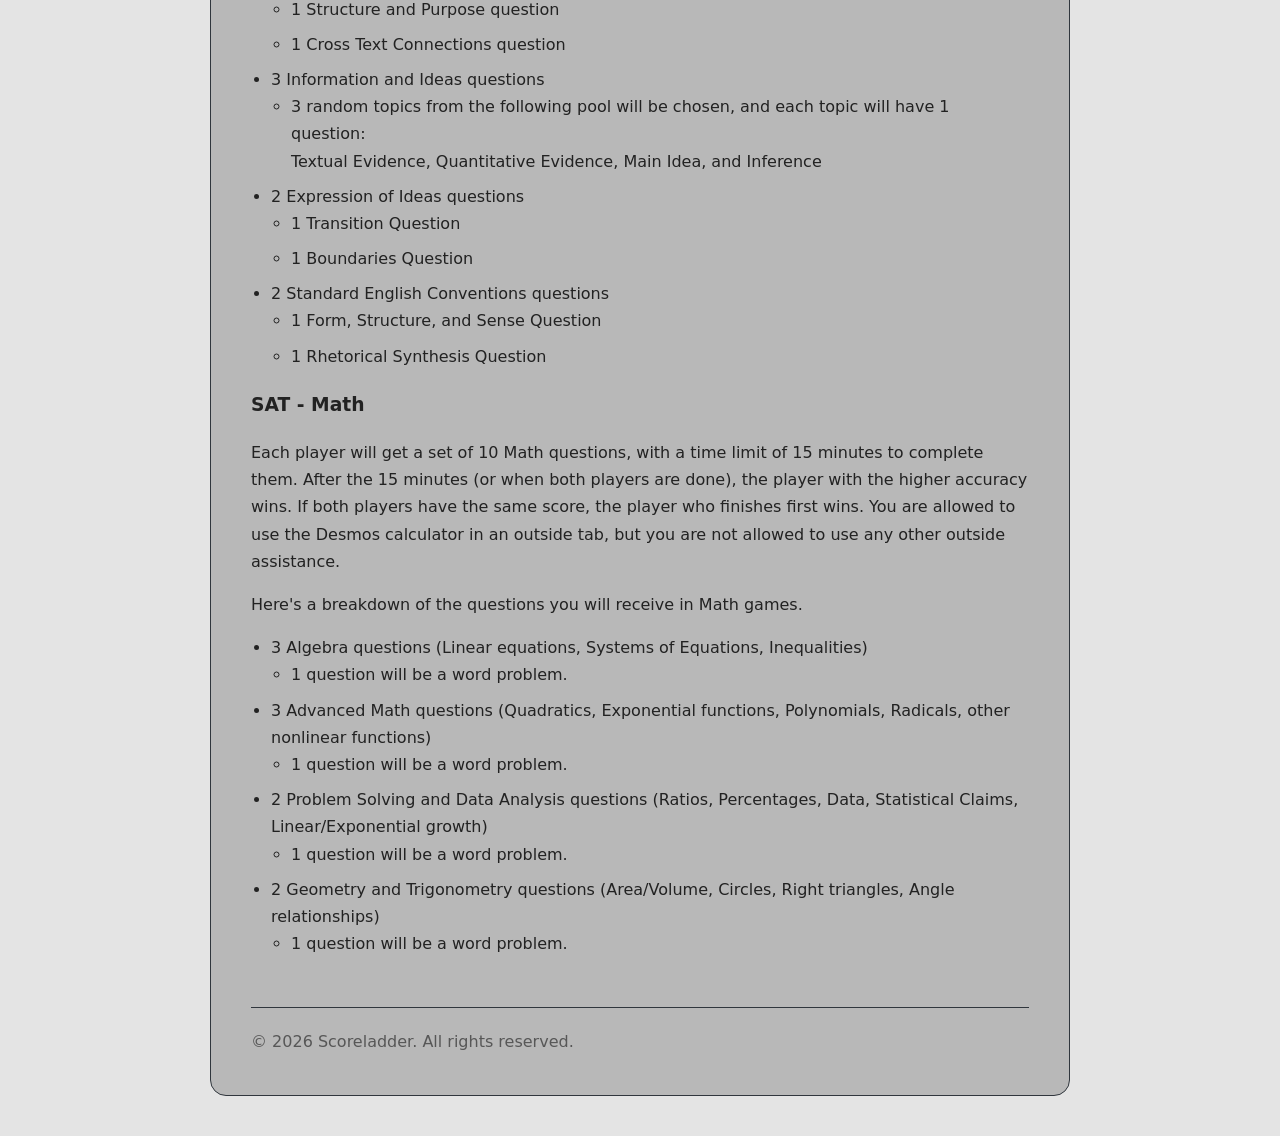
<file: rules/index.html>
<!DOCTYPE html>
<html lang="en">
<head>
<meta charset="UTF-8">
<meta name="viewport" content="width=device-width, initial-scale=1.0">
<title>Scoreladder Rules</title>
<link rel="stylesheet" href="https://www.scoreladder.org/global.css">
<style>

:root {
    --bg: #e4e4e4;
    --card: #b8b8b8;
    --border: #30363d;
    --text: #222222;
    --muted: #575757;
    --accent: #1070de;
}
.darkmode {
    --bg: #303030;
    --card: #5a5a5a;
    --border: #3b3b3b;
    --text: #e4e4e4;
    --muted: #a7a7a7;
    --accent: #1070de;
}

* {
    box-sizing: border-box;
}

body {
    margin: 0;
    font-family: Inter, system-ui, sans-serif;
    background: var(--bg);
    color: var(--text);
    line-height: 1.7;
}

.container {
    max-width: 900px;
    margin: 0 auto;
    padding: 40px 20px;
}

.card {
    background: var(--card);
    border: 1px solid var(--border);
    border-radius: 16px;
    padding: 40px;
}

h1 {
    margin-top: 0;
    font-size: 2.5rem;
}

h2 {
    margin-top: 40px;
    color: var(--accent);
}

p {
    color: var(--text);
}

ul {
    padding-left: 20px;
}

li {
    margin-bottom: 8px;
}

.updated {
    color: var(--muted);
    margin-bottom: 30px;
}

a {
    color: var(--accent);
    text-decoration: none;
}

a:hover {
    text-decoration: underline;
}

.footer {
    margin-top: 50px;
    padding-top: 20px;
    border-top: 1px solid var(--border);
    color: var(--muted);
}

@media (max-width: 768px) {
    .card {
        padding: 25px;
    }

    h1 {
        font-size: 2rem;
    }
}
</style>
</head>
<body>

<div class="container">
    <div class="card">

        <h1>Rules</h1>

        <p class="updated">
            Last Updated: June 24, 2026
        </p>

        <p>
            You must agree to the following rules when you join Scoreladder.
        </p>

    <h2>Eligibility</h2>

        <p>
          You must be 13 or older in order to use Scoreladder.
        </p>

    <h2>Sportsmanship</h2>

      <h3>Outside Assistance</h3>
        <p>Using outside assistance will result in your account being terminated. This includes navigating to tabs and windows besides the Desmos Calculator and scoreladder.org. 
        However, you’re allowed to stream the game as long as you don’t use chat for assistance or record your gameplay.</p>

        <p>Accounts with suspiciously high win rates will be flagged for review, and terminated if anything suspicious is detected.</p>

      <h3>Sandbagging</h3>

        <p>Sandbagging is the act of intentionally losing games to lower your ELO rating. Sandbagging is not allowed, and accounts with suspiciously high win or lose streaks will be terminated.</p>

      <h3>Chat</h3>

        <p>There will be no in game chat provided in order to prevent cheating, harassment, and sharing social media information. If you are found to be using outside chat or social media (Discord, Instagram, etc.) to communicate with other players and cheat, your account will be terminated.</p>

    <h2>Game Rules</h2>

      <h3>General</h3>

        <p>You will not be able to see the other player's progress or answers during the game. Once the game is over, you will be able to see the other player's answers (and explanations if you have analysis unlocked through donations).</p>

        <p>We understand that some players may not have access to analysis, and that's ok. Players will also be sent a breakdown of their accuracy across their past 10 games or so, and their performance across answer types so they can target areas for improvement.</p>

      <h3>SAT - Reading and Writing</h3>

        <p>
          Each player will get a set of 10 RW questions, with a time limit of 11 minutes to complete them. After the 11 minutes (or when both players are done), the player with the higher accuracy wins. If both players have the same score, the player who finishes first wins.
        </p>
        <p>Here's a breakdown of the questions you will receive in RW games.</p>
        <ul>

          <li>3 Craft and Structure questions
            <ul>
              <li>1 Words in Context question</li>
              <li>1 Structure and Purpose question</li>
              <li>1 Cross Text Connections question</li>
            </ul>
          </li>

          <li>3 Information and Ideas questions
            <ul>
              <li>3 random topics from the following pool will be chosen, and each topic will have 1 question: <br>Textual Evidence, Quantitative Evidence, Main Idea, and Inference
              </li>
            </ul>
          </li>

          <li>2 Expression of Ideas questions
            <ul>
              <li>1 Transition Question</li>
              <li>1 Boundaries Question</li>
            </ul>
          </li>

          <li>2 Standard English Conventions questions
            <ul>
              <li>1 Form, Structure, and Sense Question</li>
              <li>1 Rhetorical Synthesis Question</li>
            </ul>
          </li>
      </ul>
          
      <h3>SAT - Math</h3>

        <p>Each player will get a set of 10 Math questions, with a time limit of 15 minutes to complete them. After the 15 minutes (or when both players are done), the player with the higher accuracy wins. If both players have the same score, the player who finishes first wins. You are allowed to use the Desmos calculator in an outside tab, but you are not allowed to use any other outside assistance.</p>

        <p>Here's a breakdown of the questions you will receive in Math games.</p>

        <ul>
          <li>3 Algebra questions (Linear equations, Systems of Equations, Inequalities)
            <ul>
              <li>1 question will be a word problem.</li>
            </ul>
          </li>

          <li>3 Advanced Math questions (Quadratics, Exponential functions, Polynomials, Radicals, other nonlinear functions)
            <ul>
              <li>1 question will be a word problem.
              </li>
            </ul>
          </li>

          <li>2 Problem Solving and Data Analysis questions (Ratios, Percentages, Data, Statistical Claims, Linear/Exponential growth)
            <ul>
              <li>1 question will be a word problem.</li>
            </ul>
          </li>

          <li>2 Geometry and Trigonometry questions (Area/Volume, Circles, Right triangles, Angle relationships)
            <ul>
              <li>1 question will be a word problem.</li>
            </ul>
          </li>
      </ul>
        <div class="footer">
            © 2026 Scoreladder. All rights reserved.
        </div>

    </div>
</div>

<script src="https://www.scoreladder.org/components/layout.js" defer></script>

<div id="header"></div>

</body>
</html>
</file>
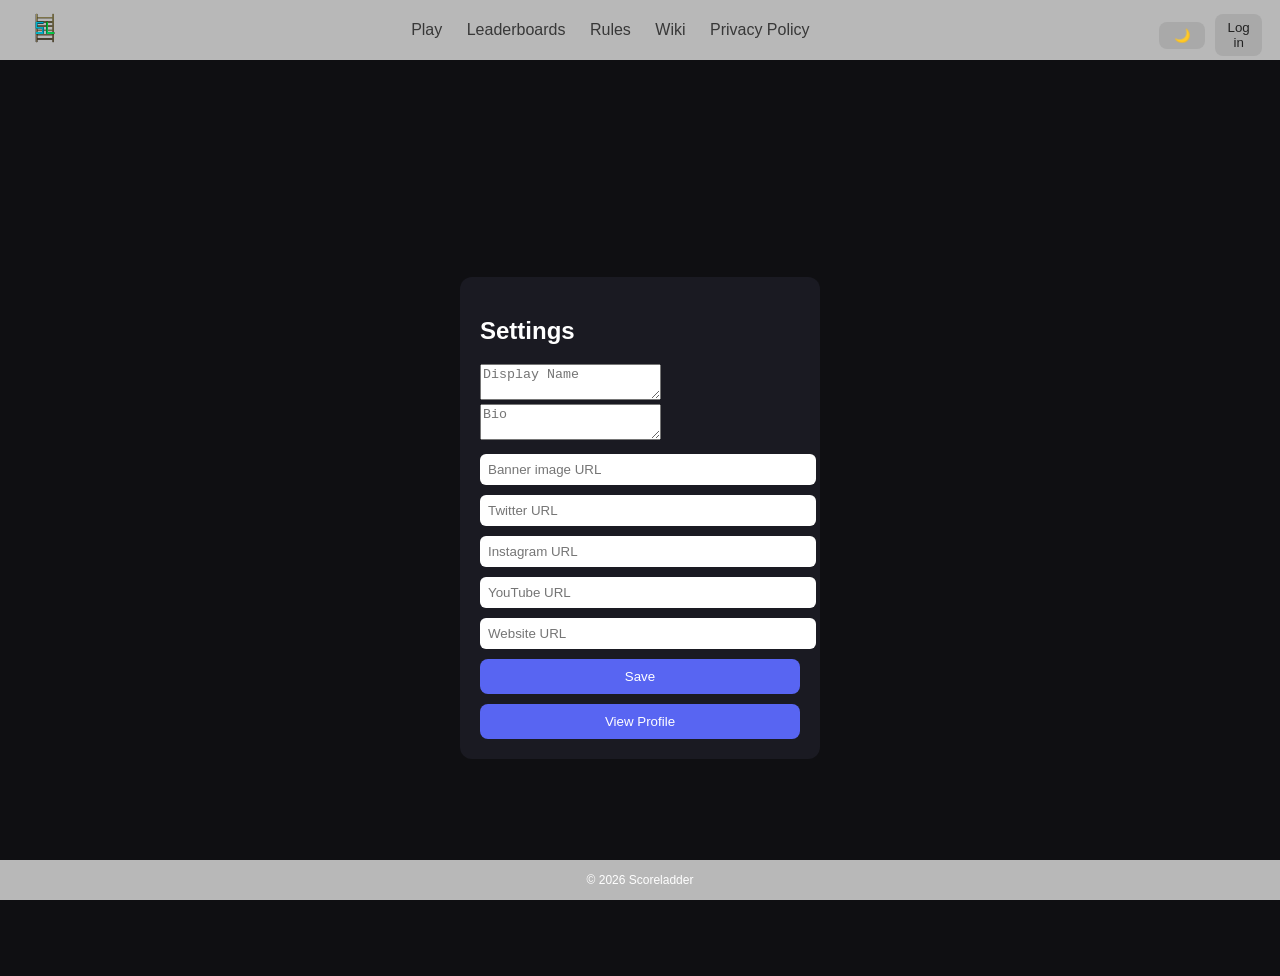
<file: settings/index.html>
<!DOCTYPE html>
<html>
<head>
  <meta charset="UTF-8">
  <link rel="stylesheet" href="../global.css">
  <title>Settings</title>
  <style>
    body {
      font-family: Arial;
      background: #0f0f12;
      color: white;
      display: flex;
      justify-content: center;
      align-items: center;
      height: 100vh;
    }

    .box {
      background: #1a1a22;
      padding: 20px;
      border-radius: 12px;
      width: 320px;
    }

    input {
      width: 100%;
      padding: 8px;
      margin-top: 10px;
      border-radius: 6px;
      border: none;
    }

    button {
      width: 100%;
      padding: 10px;
      margin-top: 10px;
      border-radius: 8px;
      border: none;
      cursor: pointer;
      background: #5865F2;
      color: white;
    }
  </style>
</head>
<body>

<div class="box">
  <h2>Settings</h2>

  <textarea id="displayName" placeholder="Display Name"></textarea>

  <textarea id="bio" placeholder="Bio"></textarea>
  <input id="banner" placeholder="Banner image URL">
  <input id="twitter" placeholder="Twitter URL">
  <input id="instagram" placeholder="Instagram URL">
  <input id="youtube" placeholder="YouTube URL">
  <input id="website" placeholder="Website URL">
  
  <button onclick="save()">Save</button>
  <button onclick="back()">View Profile</button>
</div>

<script>
async function load() {
  const res = await fetch("https://auth.scoreladder.org/me", { credentials: "include" });

  if (!res.ok) {
    location.href = "/";
    return;
  }

  const user = await res.json();
  document.getElementById("displayName").value = user.display_name || "";
}

async function save() {
  await fetch("https://auth.scoreladder.org/settings", {
    method: "POST",
    credentials: "include",
    headers: { "Content-Type": "application/json" },
    body: JSON.stringify({
      bio: bio.value,
      banner: banner.value,
      twitter: twitter.value,
      instagram: instagram.value,
      youtube: youtube.value,
      website: website.value
    })
  });
}

function back() {
  location.href = "/profile";
}

load();
</script>
<script src="../components/layout.js" defer></script>

<div id="header"></div>
<div id="footer"></div>
</body>
</html>
</file>
<file: style.css>
:root {
        --base-color: #e4e4e4;
        --primary-color: #b8b8b8;
        --secondary-color: #a9a9a9;
        --text-color: #222222;
    }
    .darkmode {
        --base-color: #303030;
        --primary-color: #3b3b3b;
        --secondary-color: #5a5a5a;
        --text-color: #e4e4e4;
    }
    header {
        background-color: var(--primary-color);
        padding: 3px;
        display: flex;
        flex-wrap: wrap;
    }
    header .link {
        background-color: var(--primary-color);
        color: var(--text-color);
        border: none;
        padding: 12px;
        margin: 2px;
        font-size: 25px;
        font-weight: bold;
        display: inline-flex;
        align-items: center;
        justify-content: center;
        text-decoration: none;
    }
    .center .link {
        background-color: var(--primary-color);
        color: var(--text-color);
        padding: 10px;
        font-size: 20px;
        font-weight: bold;
        text-decoration: none;
    }
    body {
        background-color: var(--base-color);
        font-family: sans-serif;
    }
    .regular-text {
        color: var(--text-color);
    }
    .center {
        text-align: center;
    }
    .container {
        color: var(--text-color);
        max-width: 1000px;
        margin: auto;
        padding: 20px;
    }
    .bold {
        font-weight: bold;
    }
    #title {
        font-size: 67px;
        /*hahahahahaha 67*/
    }
    #title-description {
        font-size: 16px;
        margin-top: -20px;
        margin-bottom: 50px;
    }
    #darkmode-toggle {
    cursor: pointer;          
    pointer-events: auto;     
    }
    #darkmode-toggle svg {
    pointer-events: none;     
    }
    #directory-title {
        font-size: 30px;
        margin-top: 10px;
        margin-bottom: 10px;
    }
    #directory-names {
        float: left
    }
    #directory-descriptions {
        text-align:right
    }
    #about-us-description {
        max-width: 800px;
        margin: auto;
    }
    a.card {
        display: block;
        padding: 15px;
        margin: 10px;
        background: var(--secondary-color);
        border-radius: 10px;
        text-decoration: none;
        color: var(--text-color);
        transition: 0.2s;
    }
    a.card:hover {
        transform: translateY(-10px);
    }
</file>
<file: global.css>
:root {
    --base-color: #e4e4e4;
    --primary-color: #b8b8b8;
    --secondary-color: #a9a9a9;
    --text-color: #222222;
  --topbar-height: 60px;
}
.darkmode {
    --base-color: #303030;
    --primary-color: #3b3b3b;
    --secondary-color: #5a5a5a;
    --text-color: #e4e4e4;
}
#topbar {
  position: fixed;
  top: 0;
  left: 0;
  right: 0;
  height: var(--topbar-height);
  background: var(--primary-color);
  display: flex;
  align-items: center;
  justify-content: space-between;
  padding: 0 15px;
  z-index: 999;
}

#topbar a {
  color: white;
  margin-left: 10px;
  text-decoration: none;
}

#footer {
  position: fixed;
  bottom: 0;
  left: 0;
  right: 0;
  height: 40px;
  background: var(--primary-color);
  display: flex;
  align-items: center;
  justify-content: center;
  font-size: 12px
}

body.darkmode {
  background: var(--base-color);
  color: var(--text-color);
  padding-top: var(--topbar-height);
}

body {
  background: var(--base-color);
  color: var(--text-color);
  padding-top: var(--topbar-height);
}

.hidden {
  display: none;
}
</file>
